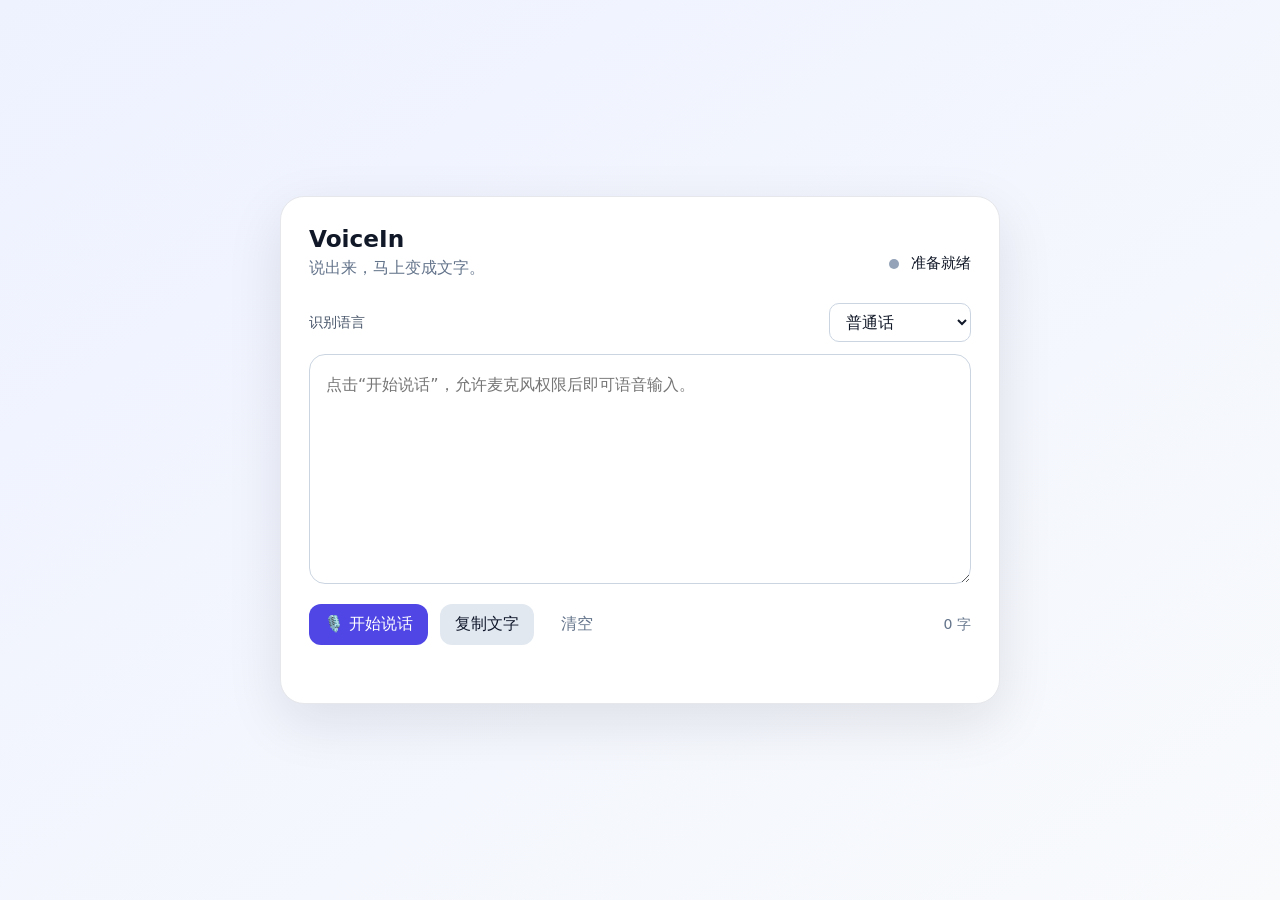
<file: index.html>
<!doctype html>
<html lang="zh-CN">
<head>
  <meta charset="utf-8">
  <meta name="viewport" content="width=device-width,initial-scale=1">
  <meta name="theme-color" content="#111827">
  <title>VoiceIn · 语音输入</title>
  <style>
    :root{color-scheme:light dark;font-family:system-ui,-apple-system,"Segoe UI","Microsoft YaHei",sans-serif;background:#f3f4f6;color:#111827}
    *{box-sizing:border-box}body{margin:0;min-height:100vh;display:grid;place-items:center;padding:24px;background:linear-gradient(145deg,#eef2ff,#f8fafc)}
    main{width:min(720px,100%);background:#fff;border:1px solid #e5e7eb;border-radius:24px;padding:28px;box-shadow:0 18px 55px rgba(15,23,42,.1)}
    header,.toolbar,.actions,.status{display:flex;align-items:center;gap:12px}header,.toolbar{justify-content:space-between;flex-wrap:wrap}
    h1{font-size:1.45rem;margin:0}.sub{color:#64748b;margin:6px 0 24px}.status{font-size:.95rem}.dot{width:10px;height:10px;border-radius:50%;background:#94a3b8}
    [data-state="listening"] .dot{background:#ef4444;animation:pulse 1.2s infinite}.toolbar{margin-bottom:12px}label{font-size:.9rem;color:#475569}
    select,textarea,button{font:inherit}select{padding:8px 12px;border:1px solid #cbd5e1;border-radius:10px;background:#fff;color:#111827}
    textarea{width:100%;min-height:230px;padding:16px;border:1px solid #cbd5e1;border-radius:16px;resize:vertical;background:#fff;color:#111827;outline:none;font-size:1rem;line-height:1.7}
    textarea:focus{border-color:#6366f1;box-shadow:0 0 0 3px rgba(99,102,241,.16)}.footer{display:flex;justify-content:space-between;align-items:center;gap:12px;flex-wrap:wrap;margin-top:16px}
    button{border:0;border-radius:12px;padding:10px 15px;cursor:pointer;background:#e2e8f0;color:#0f172a}button.primary{background:#4f46e5;color:#fff}button.ghost{background:transparent;color:#64748b}button:disabled{opacity:.5;cursor:not-allowed}
    .count,.error{font-size:.88rem;color:#64748b}.error{color:#dc2626;min-height:1.3em;margin-top:12px}@keyframes pulse{50%{opacity:.35;transform:scale(.75)}}
    @media(prefers-color-scheme:dark){:root{background:#0f172a;color:#f8fafc}body{background:linear-gradient(145deg,#111827,#020617)}main{background:#111827;border-color:#334155;box-shadow:none}.sub,label,.count{color:#94a3b8}select,textarea{background:#0f172a;color:#f8fafc;border-color:#475569}button{background:#334155;color:#f8fafc}button.ghost{background:transparent;color:#94a3b8}}
    @media(max-width:520px){body{padding:12px}main{padding:20px;border-radius:18px}.actions{width:100%;display:grid;grid-template-columns:1fr 1fr}.actions .primary{grid-column:1/-1}}
    @media(prefers-reduced-motion:reduce){[data-state="listening"] .dot{animation:none}}
  </style>
</head>
<body>
<main id="app" data-state="idle">
  <header><div><h1>VoiceIn</h1><p class="sub">说出来，马上变成文字。</p></div><div class="status" aria-live="polite"><span class="dot"></span><span id="status">准备就绪</span></div></header>
  <div class="toolbar"><label for="language">识别语言</label><select id="language"><option value="zh-CN">普通话</option><option value="zh-TW">中文（台湾）</option><option value="zh-HK">粤语</option><option value="en-US">English</option></select></div>
  <textarea id="text" aria-label="识别文字" placeholder="点击“开始说话”，允许麦克风权限后即可语音输入。"></textarea>
  <div class="footer"><div class="actions"><button id="toggle" class="primary">🎙️ 开始说话</button><button id="copy">复制文字</button><button id="clear" class="ghost">清空</button></div><span id="count" class="count">0 字</span></div>
  <div id="error" class="error" role="alert"></div>
</main>
<script>
(()=>{const app=document.querySelector('#app'),text=document.querySelector('#text'),toggle=document.querySelector('#toggle'),copy=document.querySelector('#copy'),clear=document.querySelector('#clear'),language=document.querySelector('#language'),status=document.querySelector('#status'),count=document.querySelector('#count'),error=document.querySelector('#error');const SpeechRecognition=window.SpeechRecognition||window.webkitSpeechRecognition;let recognition,listening=false,committed='';const updateCount=()=>count.textContent=`${text.value.replace(/\s/g,'').length} 字`;const setListening=v=>{listening=v;app.dataset.state=v?'listening':'idle';status.textContent=v?'正在聆听…':'准备就绪';toggle.textContent=v?'⏹ 停止录音':'🎙️ 开始说话'};if(!SpeechRecognition){toggle.disabled=true;error.textContent='当前浏览器不支持语音识别，请使用最新版 Chrome 或 Edge。'}else{recognition=new SpeechRecognition;recognition.continuous=true;recognition.interimResults=true;recognition.onstart=()=>{committed=text.value;error.textContent='';setListening(true)};recognition.onresult=e=>{let interim='';for(let i=e.resultIndex;i<e.results.length;i++){const chunk=e.results[i][0].transcript;if(e.results[i].isFinal)committed+=chunk;else interim+=chunk}text.value=committed+interim;updateCount()};recognition.onerror=e=>{const messages={'not-allowed':'没有麦克风权限，请允许浏览器访问麦克风。','no-speech':'没有听到语音，请靠近麦克风再试一次。','audio-capture':'未检测到可用的麦克风。','network':'语音识别服务暂时无法连接。'};error.textContent=messages[e.error]||`识别失败：${e.error}`};recognition.onend=()=>setListening(false)}toggle.onclick=()=>{if(!recognition)return;if(listening)recognition.stop();else{recognition.lang=language.value;try{recognition.start()}catch{}}};language.onchange=()=>{if(listening){recognition.stop();error.textContent='语言已切换，请重新开始说话。'}};text.oninput=()=>{committed=text.value;updateCount()};clear.onclick=()=>{text.value='';committed='';error.textContent='';updateCount();text.focus()};copy.onclick=async()=>{if(!text.value){error.textContent='还没有可复制的文字。';return}try{await navigator.clipboard.writeText(text.value);status.textContent='已复制';setTimeout(()=>{if(!listening)status.textContent='准备就绪'},1500)}catch{text.select();error.textContent='自动复制失败，文字已选中，请手动复制。'}};updateCount()})();
</script>
</body>
</html>
</file>
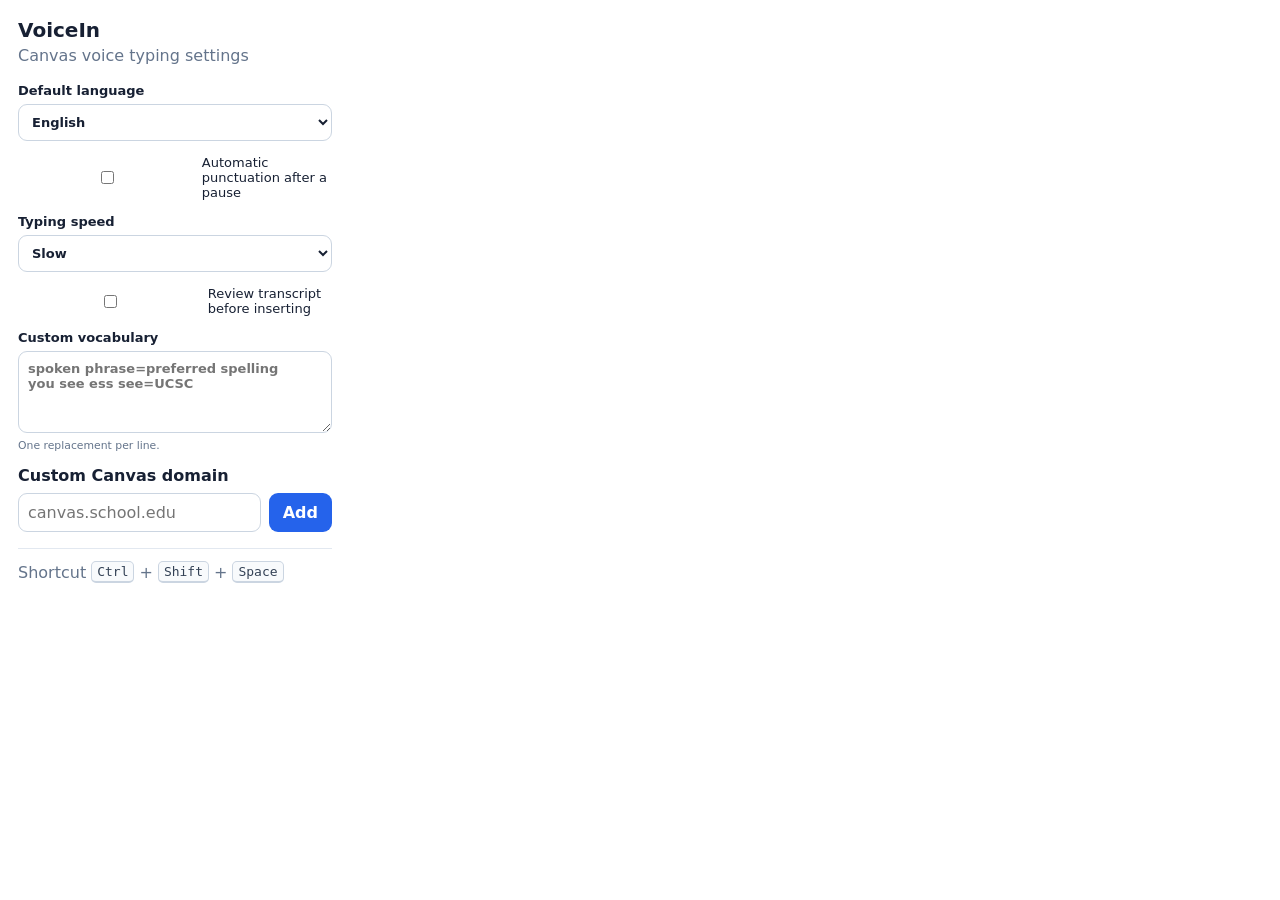
<file: extension/popup.html>
<!doctype html><html lang="en"><head><meta charset="utf-8"><meta name="viewport" content="width=device-width,initial-scale=1"><title>VoiceIn settings</title><link rel="stylesheet" href="popup.css"></head><body>
<main><h1>VoiceIn</h1><p class="sub">Canvas voice typing settings</p>
<label><span>Default language</span><select id="language"><option value="en-US">English</option><option value="zh-CN">普通话</option><option value="zh-TW">中文（台湾）</option><option value="zh-HK">粤语</option></select></label>
<label class="check"><input id="auto-punctuation" type="checkbox"><span>Automatic punctuation after a pause</span></label>
<label><span>Typing speed</span><select id="typing-speed"><option value="slow">Slow</option><option value="normal">Normal</option><option value="fast">Fast</option></select></label>
<label class="check"><input id="review-before-insert" type="checkbox"><span>Review transcript before inserting</span></label>
<label><span>Custom vocabulary</span><textarea id="vocabulary" placeholder="spoken phrase=preferred spelling&#10;you see ess see=UCSC"></textarea><small>One replacement per line.</small></label>
<section><strong>Custom Canvas domain</strong><div class="row"><input id="domain" placeholder="canvas.school.edu"><button id="add-domain">Add</button></div><ul id="domains"></ul><p id="message" role="status"></p></section>
<footer><span>Shortcut</span><kbd>Ctrl</kbd> + <kbd>Shift</kbd> + <kbd>Space</kbd></footer>
</main><script src="popup.js"></script></body></html>
</file>
<file: extension/popup.css>
:root{font-family:system-ui,-apple-system,"Segoe UI",sans-serif;color:#172033;background:#fff}*{box-sizing:border-box}body{margin:0;width:350px}main{padding:18px}h1{font-size:20px;margin:0}.sub{margin:4px 0 18px;color:#64748b}label{display:grid;gap:6px;margin:14px 0;font-size:13px;font-weight:600}.check{display:flex;align-items:center;font-weight:500}select,textarea,input,button{font:inherit}select,textarea,input{width:100%;border:1px solid #cbd5e1;border-radius:9px;padding:9px;background:#fff;color:#172033}textarea{min-height:82px;resize:vertical}small,#message{color:#64748b;font-weight:400}.row{display:flex;gap:8px;margin-top:8px}.row button{border:0;border-radius:9px;padding:0 14px;background:#2563eb;color:#fff;font-weight:600;cursor:pointer}ul{list-style:none;margin:8px 0;padding:0}li{display:flex;justify-content:space-between;align-items:center;padding:5px 0;color:#475569}li button{border:0;background:transparent;color:#dc2626;cursor:pointer}footer{display:flex;align-items:center;gap:5px;margin-top:16px;padding-top:12px;border-top:1px solid #e2e8f0;color:#64748b}kbd{padding:2px 5px;border:1px solid #cbd5e1;border-bottom-width:2px;border-radius:5px;background:#f8fafc;color:#334155}@media(prefers-color-scheme:dark){:root{background:#111827;color:#f8fafc}.sub,small,#message,li,footer{color:#cbd5e1}select,textarea,input{background:#0f172a;color:#f8fafc;border-color:#475569}footer{border-color:#334155}kbd{background:#0f172a;color:#e2e8f0;border-color:#475569}}
</file>
